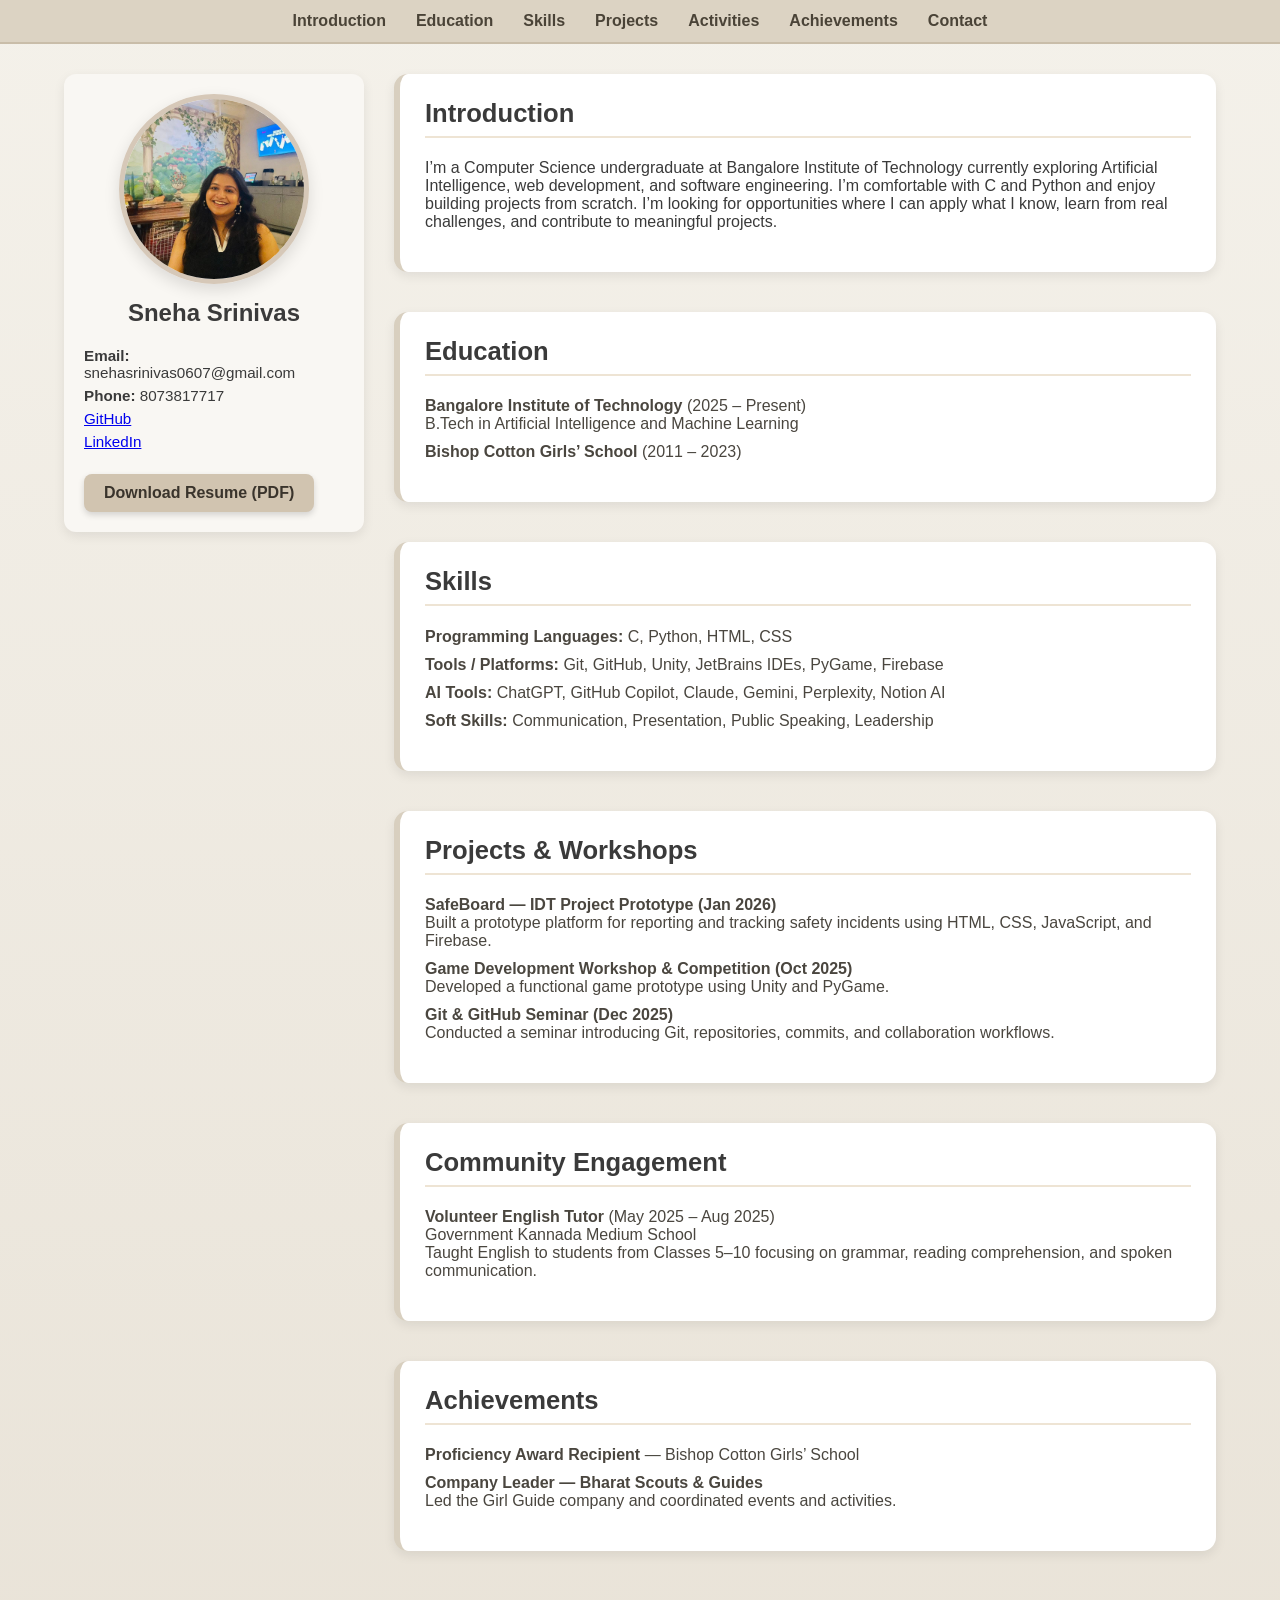
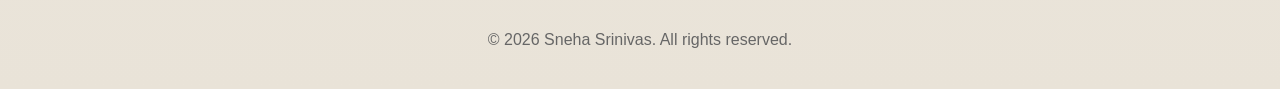
<file: index.html>
<!DOCTYPE html>
<html lang="en">
<head>
<meta charset="UTF-8">
<meta name="viewport" content="width=device-width, initial-scale=1.0">
<title>Sneha Srinivas | Portfolio</title>

<style>

body{
margin:0;
font-family:"Segoe UI", sans-serif;
background:linear-gradient(180deg,#f4f1ea,#e9e3d8);
color:#3a3a3a;
}

nav{
background:#dcd3c3;
padding:12px 20px;
display:flex;
justify-content:center;
gap:30px;
position:sticky;
top:0;
z-index:1000;
border-bottom:2px solid #c9bda9;
}

nav a{
text-decoration:none;
color:#4a4337;
font-weight:600;
font-size:1rem;
}

nav a:hover{
opacity:0.7;
}

.wrapper{
display:grid;
grid-template-columns:300px 1fr;
gap:30px;
width:90%;
max-width:1200px;
margin:30px auto;
}

.sidebar{
background:#f9f7f3;
padding:20px;
border-radius:12px;
box-shadow:0 4px 12px rgba(0,0,0,0.08);
height:fit-content;
}

.profile-pic{
width:180px;
height:180px;
border-radius:50%;
object-fit:cover;
border:5px solid #d6c8b8;
box-shadow:0 6px 16px rgba(0,0,0,0.12);
display:block;
margin:auto;
}

.sidebar h2{
text-align:center;
margin-top:15px;
}

.contact p{
margin:6px 0;
font-size:0.95rem;
}

section{
margin-bottom:40px;
background:#ffffff;
padding:25px;
border-radius:14px;
box-shadow:0 4px 12px rgba(0,0,0,0.08);
border-left:6px solid #d8cfbf;
scroll-margin-top:100px;
}

section h2{
margin-top:0;
font-size:1.6rem;
color:#3a3a3a;
border-bottom:2px solid #eee4d4;
padding-bottom:8px;
}

ul{
list-style:none;
padding:0;
}

ul li{
margin-bottom:10px;
color:#4a463f;
}

.download-btn{
display:inline-block;
padding:10px 20px;
background:#d1c4b0;
color:#3a342c;
text-decoration:none;
border-radius:8px;
font-weight:600;
box-shadow:0 3px 6px rgba(0,0,0,0.15);
}

.download-btn:hover{
opacity:0.8;
}

.footer{
text-align:center;
margin:40px 0;
color:#666;
}

@media (max-width:850px){

.wrapper{
grid-template-columns:1fr;
}

}

</style>
</head>

<body>

<nav>
<a href="#objective">Introduction</a>
<a href="#education">Education</a>
<a href="#skills">Skills</a>
<a href="#projects">Projects</a>
<a href="#activities">Activities</a>
<a href="#awards">Achievements</a>
<a href="#contact">Contact</a>
</nav>

<div class="wrapper">

<div class="sidebar">

<img src="profile.jpg" alt="Sneha Srinivas" class="profile-pic">

<h2>Sneha Srinivas</h2>

<div class="contact" id="contact">

<p><strong>Email:</strong> snehasrinivas0607@gmail.com</p>

<p><strong>Phone:</strong> 8073817717</p>

<p>
<a href="https://github.com/snehasrinivas07" target="_blank">GitHub</a>
</p>

<p>
<a href="https://www.linkedin.com/in/snehasrinivasa" target="_blank">LinkedIn</a>
</p>

</div>

<br>

<a class="download-btn" href="Sneha_Srinivas_Resume.pdf" download>
Download Resume (PDF)
</a>

</div>

<div>

<section id="objective">

<h2>Introduction</h2>

<p>

I’m a Computer Science undergraduate at Bangalore Institute of Technology
currently exploring Artificial Intelligence, web development, and software
engineering.

I’m comfortable with C and Python and enjoy building projects from scratch.
I’m looking for opportunities where I can apply what I know, learn from real
challenges, and contribute to meaningful projects.

</p>

</section>

<section id="education">

<h2>Education</h2>

<ul>

<li>
<strong>Bangalore Institute of Technology</strong> (2025 – Present)<br>
B.Tech in Artificial Intelligence and Machine Learning
</li>

<li>
<strong>Bishop Cotton Girls’ School</strong> (2011 – 2023)
</li>

</ul>

</section>

<section id="skills">

<h2>Skills</h2>

<ul>

<li>
<strong>Programming Languages:</strong> C, Python, HTML, CSS
</li>

<li>
<strong>Tools / Platforms:</strong> Git, GitHub, Unity, JetBrains IDEs, PyGame, Firebase
</li>

<li>
<strong>AI Tools:</strong> ChatGPT, GitHub Copilot, Claude, Gemini, Perplexity, Notion AI
</li>

<li>
<strong>Soft Skills:</strong> Communication, Presentation, Public Speaking, Leadership
</li>

</ul>

</section>

<section id="projects">

<h2>Projects & Workshops</h2>

<ul>

<li>
<strong>SafeBoard — IDT Project Prototype (Jan 2026)</strong><br>
Built a prototype platform for reporting and tracking safety incidents
using HTML, CSS, JavaScript, and Firebase.
</li>

<li>
<strong>Game Development Workshop & Competition (Oct 2025)</strong><br>
Developed a functional game prototype using Unity and PyGame.
</li>

<li>
<strong>Git & GitHub Seminar (Dec 2025)</strong><br>
Conducted a seminar introducing Git, repositories, commits,
and collaboration workflows.
</li>

</ul>

</section>

<section id="activities">

<h2>Community Engagement</h2>

<ul>

<li>
<strong>Volunteer English Tutor</strong> (May 2025 – Aug 2025)<br>
Government Kannada Medium School<br>
Taught English to students from Classes 5–10 focusing on grammar,
reading comprehension, and spoken communication.
</li>

</ul>

</section>

<section id="awards">

<h2>Achievements</h2>

<ul>

<li>
<strong>Proficiency Award Recipient</strong> — Bishop Cotton Girls’ School
</li>

<li>
<strong>Company Leader — Bharat Scouts & Guides</strong><br>
Led the Girl Guide company and coordinated events and activities.
</li>

</ul>

</section>

</div>

</div>

<div class="footer">
© 2026 Sneha Srinivas. All rights reserved.
</div>

</body>
</html>
</file>
